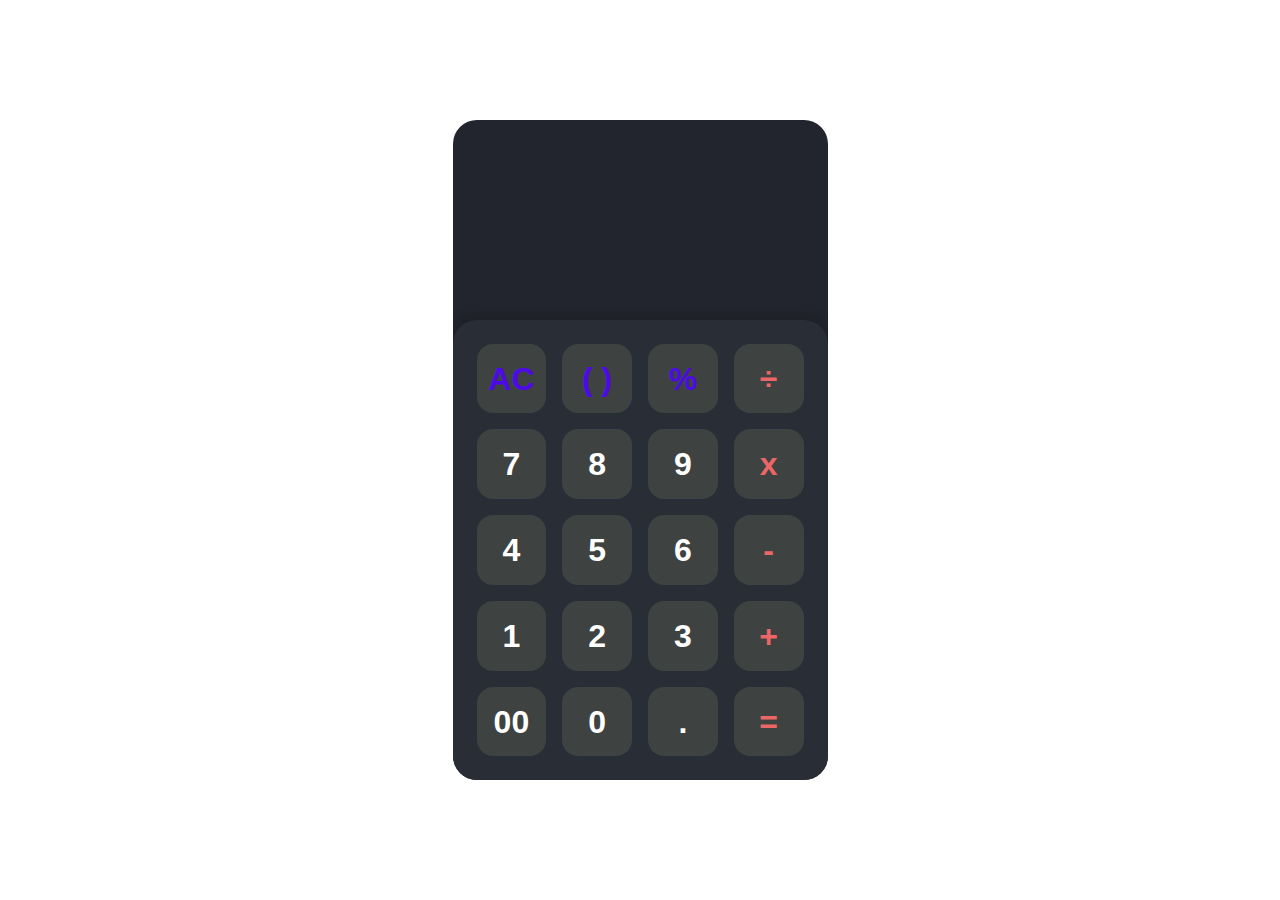
<file: Calculator/index.html>
<!DOCTYPE html>
<html lang="en">
<head>
	<meta charset="UTF-8">
	<meta http-equiv="X-UA-Compatible" content="IE=edge">
	<meta name="viewport" content="width=device-width, initial-scale=1.0">
	<title>Calculator</title>
	<link rel="stylesheet" href="main.css" />
</head>
<body>
	
	<div class="app">

		<div class="calculator">

			<div class="display">
				<div class="content">
					<div class="input"></div>
					<div class="output"></div>
				</div>
			</div>

			<div class="keys">

				<div data-key="clear" class="key action">
					<span>AC</span>
				</div>

				<div data-key="brackets" class="key action">
					<span>( )</span>
				</div>

				<div data-key="%" class="key action">
					<span>%</span>
				</div>

				<div data-key="/" class="key operator">
					<span>÷</span>
				</div>

				<div data-key="7" class="key">
					<span>7</span>
				</div>

				<div data-key="8" class="key">
					<span>8</span>
				</div>

				<div data-key="9" class="key">
					<span>9</span>
				</div>

				<div data-key="*" class="key operator">
					<span>x</span>
				</div>

				<div data-key="4" class="key">
					<span>4</span>
				</div>

				<div data-key="5" class="key">
					<span>5</span>
				</div>

				<div data-key="6" class="key">
					<span>6</span>
				</div>

				<div data-key="-" class="key operator">
					<span>-</span>
				</div>

				<div data-key="1" class="key">
					<span>1</span>
				</div>

				<div data-key="2" class="key">
					<span>2</span>
				</div>

				<div data-key="3" class="key">
					<span>3</span>
				</div>

				<div data-key="+" class="key operator">
					<span>+</span>
				</div>

				<div data-key="00" class="key ">
					<span>00</span>
				</div>

				<div data-key="0" class="key">
					<span>0</span>
				</div>

				<div data-key="." class="key">
					<span>.</span>
				</div>
				
				<div data-key="=" class="key operator">
					<span>=</span>
				</div>
			</div>

		</div>

	</div>

	<script src="main.js"></script>
</body>
</html>
</file>
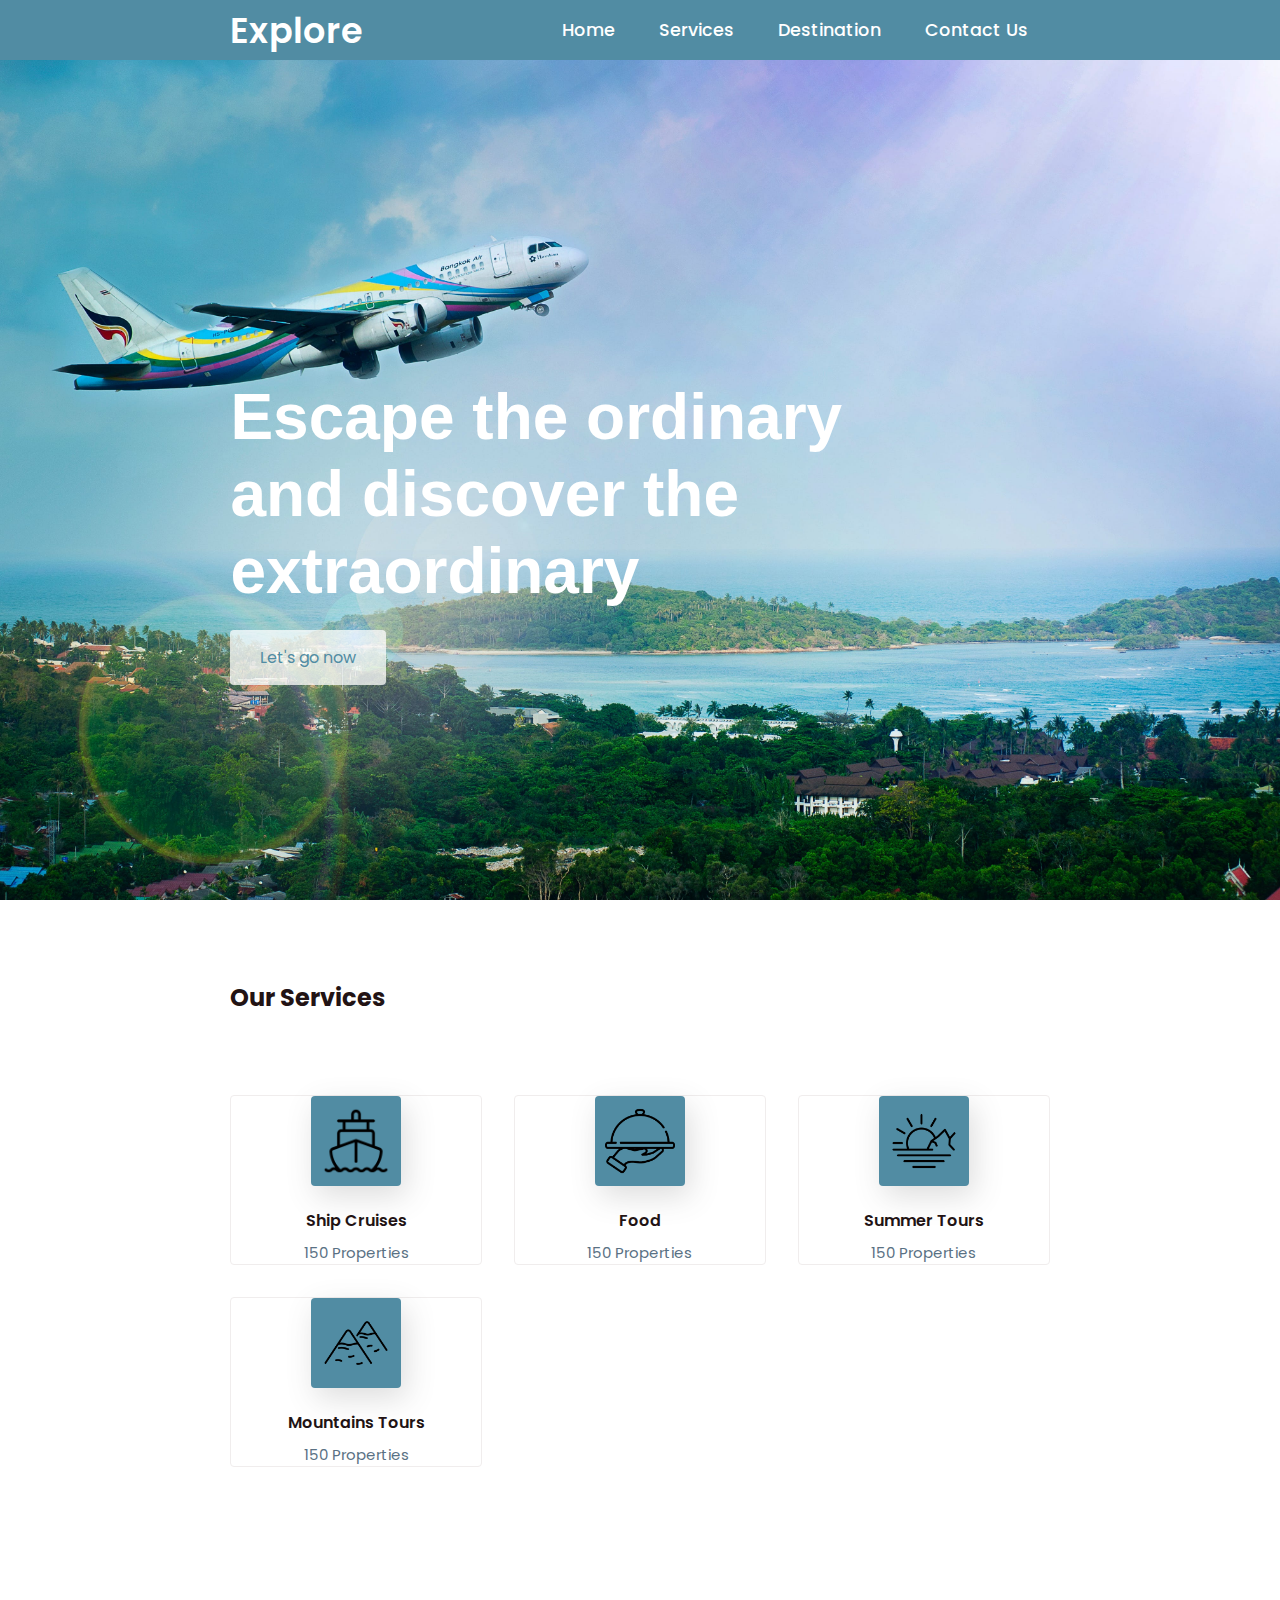
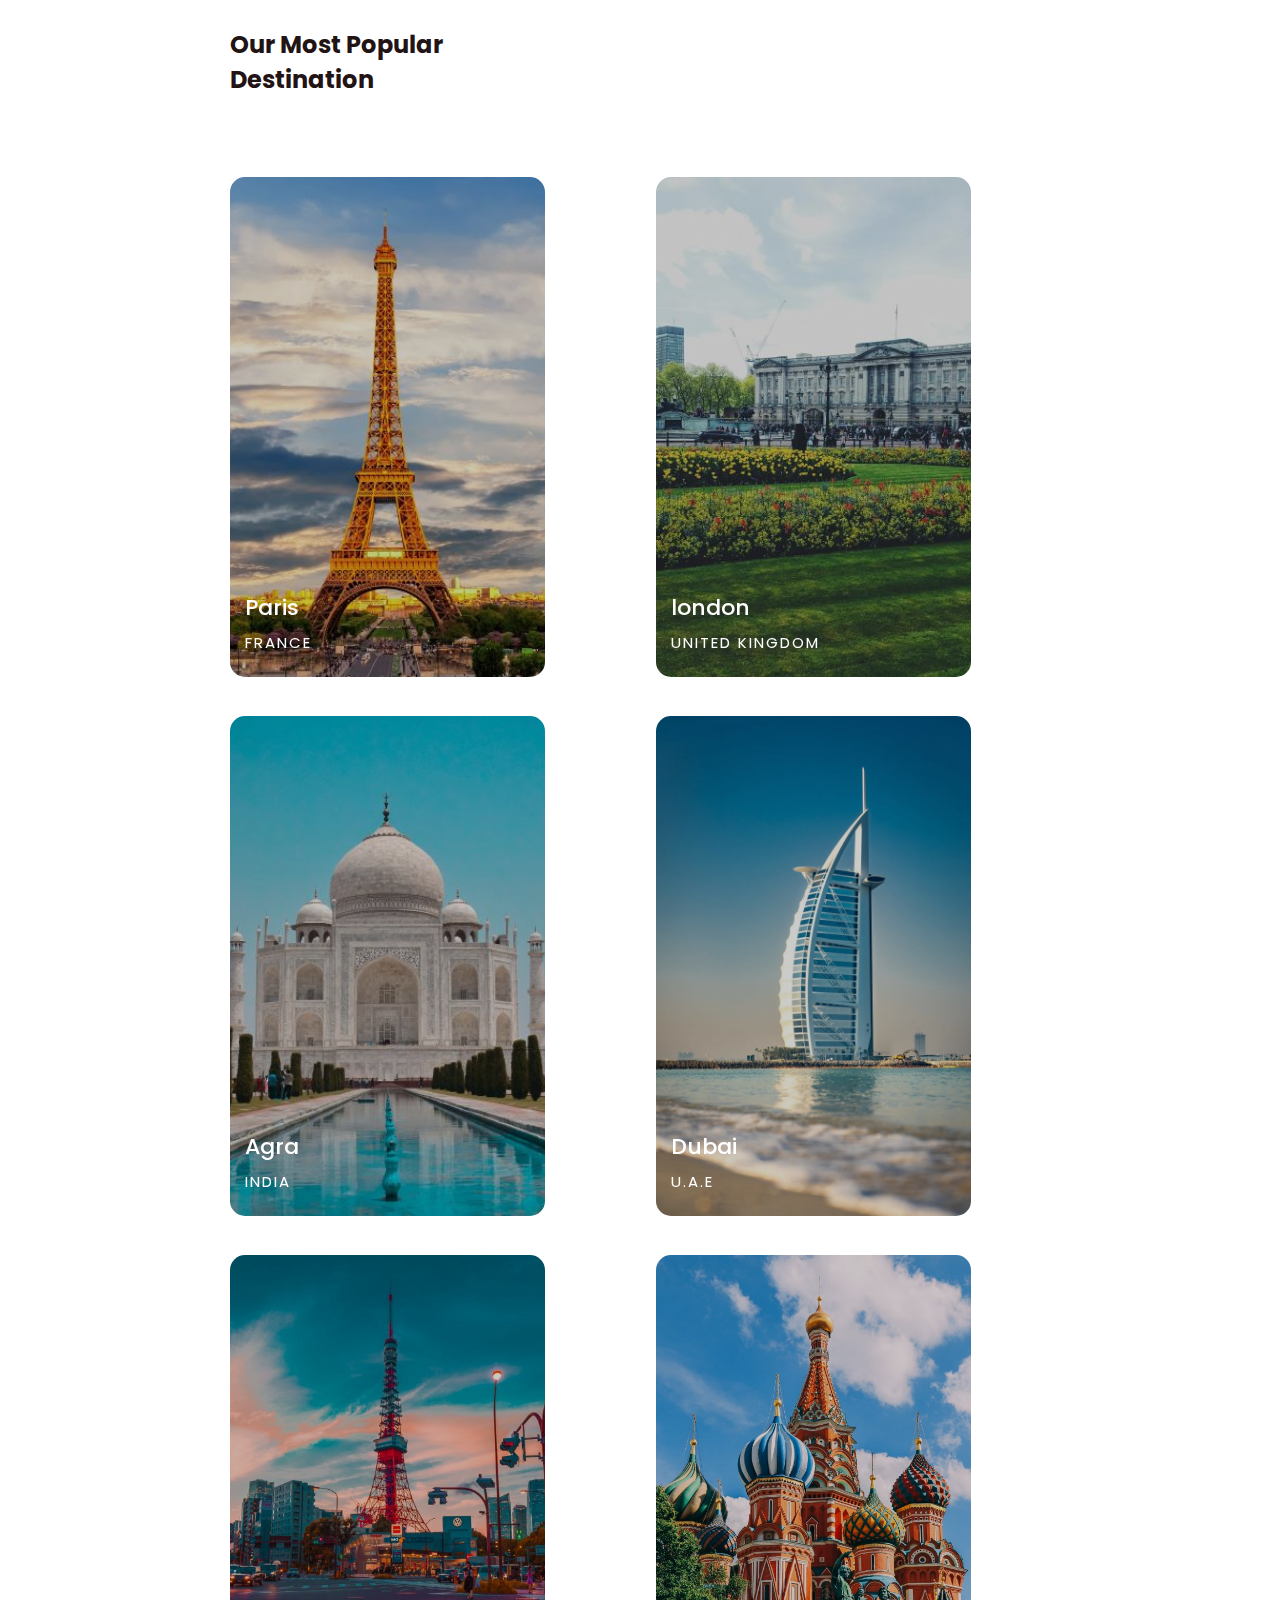
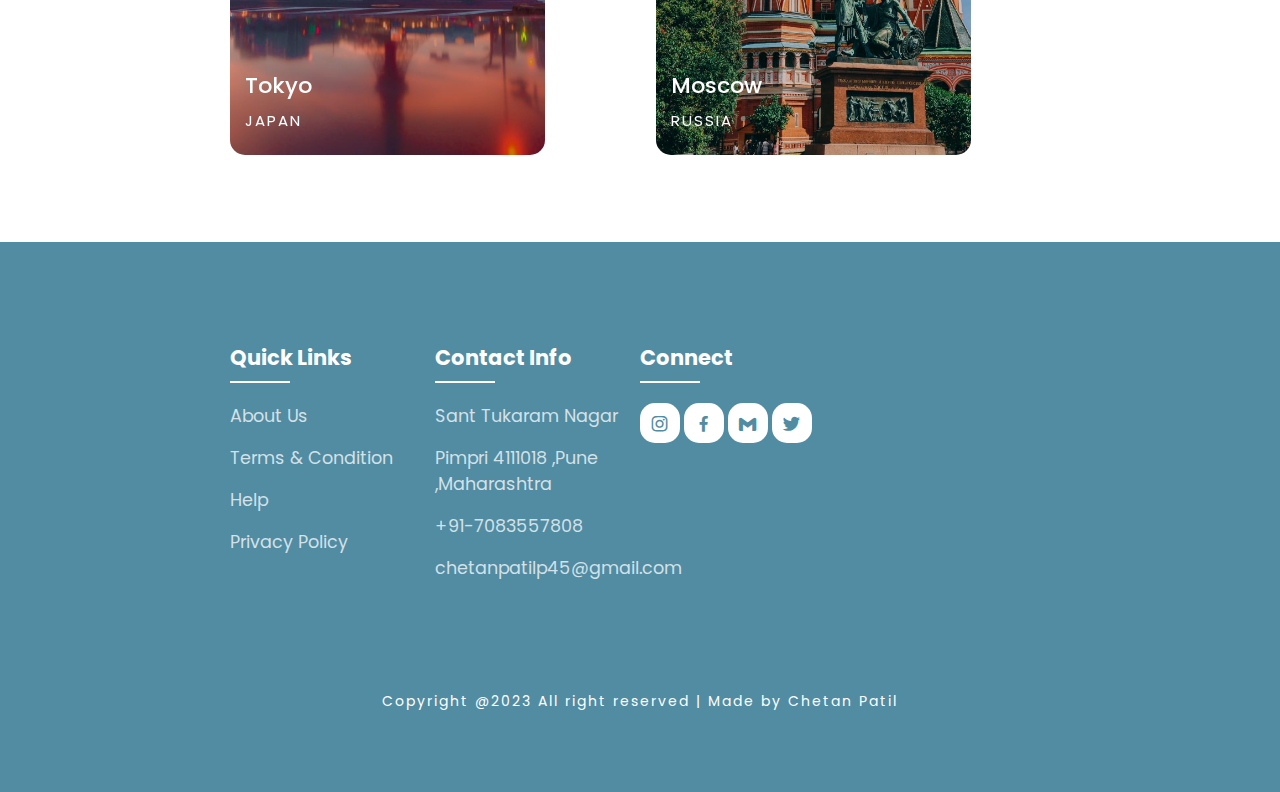
<file: Landing Page/index.html>
<!DOCTYPE html>
<html>
<head>
  <meta charset="utf-8">
  <meta name="viewport" content="width=device-width",initial-scale=1>
  <title>Landing Page</title>
  <link rel="stylesheet" href="style.css">

  <link rel="stylesheet"
  href="https://unpkg.com/boxicons@latest/css/boxicons.min.css">

  <link rel="preconnect" href="https://fonts.googleapis.com">
  <link rel="preconnect" href="https://fonts.gstatic.com" crossorigin>
  <link href="https://fonts.googleapis.com/css2?family=Poppins:wght@100;200;300;400;500;600;700;800;900&display=swap" rel="stylesheet">
</head>
<body>
  <header>
    <a href="#" class="logo">Explore</a>
    <div class="bx bx-menu" id="menu-icon"></div>

    <ul class="navbar">
      <li><a href="#home">Home</a></li>
      <li><a href="#">Services</a></li>
      <li><a href="#">Destination</a></li>
      <li><a href="#">Contact Us</a></li>
    </ul>
  </header>

  <section class="home" id="home">
    <div class="home-text">
      <h1>Escape the ordinary <br>and discover the extraordinary</h1>
      <a href="#" class="home-btn"> Let's go now</a>
    </div>
  </section>

  <section class="container">
    <div class="text">
      <h2>Our Services</h2>
    </div>

    <div class="row-items">
      <div class="container-box">
        <div class="container-img">
          <img src="Images/boat.png">
        </div>
        <h4>Ship Cruises</h4>
        <p>150 Properties</p>
      </div>

      <div class="container-box">
        <div class="container-img">
          <img src="Images/food.png">
        </div>
        <h4>Food</h4>
        <p>150 Properties</p>
      </div>

      <div class="container-box">
        <div class="container-img">
          <img src="Images/summer.png">
        </div>
        <h4>Summer Tours</h4>
        <p>150 Properties</p>
      </div>

      <div class="container-box">
        <div class="container-img">
          <img src="Images/mountain.png">
        </div>
        <h4>Mountains Tours</h4>
        <p>150 Properties</p>
      </div>
    </div>

  </section>

  <section class="destination" id="destination">
    <div class="title">
      <h2>Our Most Popular<br>Destination</h2>
    </div>

    <div class="destination-content">
      <div class="col-content">
        <img src="Images/img1.jpg">
        <h5>Paris</h5>
        <p>FRANCE</p>
      </div>

      <div class="col-content">
        <img src="Images/img2.jpg">
        <h5>london</h5>
        <p>UNITED KINGDOM</p>
      </div>

      <div class="col-content">
        <img src="Images/img3.jpg">
        <h5> Agra</h5>
        <p>INDIA</p>
      </div>

      <div class="col-content">
        <img src="Images/img4.jpg">
        <h5> Dubai</h5>
        <p>U.A.E</p>
      </div>
      
      <div class="col-content">
        <img src="Images/img5.jpg">
        <h5> Tokyo</h5>
        <p>JAPAN</p>
      </div>

      <div class="col-content">
        <img src="Images/img6.jpg">
        <h5> Moscow</h5>
        <p>RUSSIA</p>
      </div>
    </div>
  </section>

  <section class="contact">
    <div class="footer">
      <div class="main">
        <div class="list">
          <h4>Quick Links</h4>
          <ul>
            <li><a href="#">About Us</a></li>
            <li><a href="#">Terms & Condition</a></li>
            <li><a href="#">Help</a></li>
            <li><a href="#">Privacy Policy</a></li>
          </ul>
        </div>

        <div class="list">
          <h4>Contact Info</h4>
          <ul>
            <li><a href="#">Sant Tukaram Nagar</a></li>
            <li><a href="#">Pimpri 4111018 ,Pune ,Maharashtra</a></li>
            <li><a href="#">+91-7083557808</a></li>
            <li><a href="#">chetanpatilp45@gmail.com</a></li>
          </ul>
        </div>

        <div class="list">
          <h4>Connect</h4>
          <div class="social">
            <a href="#"><i class='bx bxl-instagram'></i></a></li>
            <a href="#"><i class='bx bxl-facebook'></i></a></li>
            <a href="#"><i class='bx bxl-gmail'></i></a></li>
            <a href="#"><i class='bx bxl-twitter'></i></a></li>
          </div>
        </div>
      </div>
    </div>

    <div class="end-text">
      <p>Copyright @2023 All right reserved | Made by Chetan Patil</p>
    </div>
  </section>
</body>
</html>
</file>
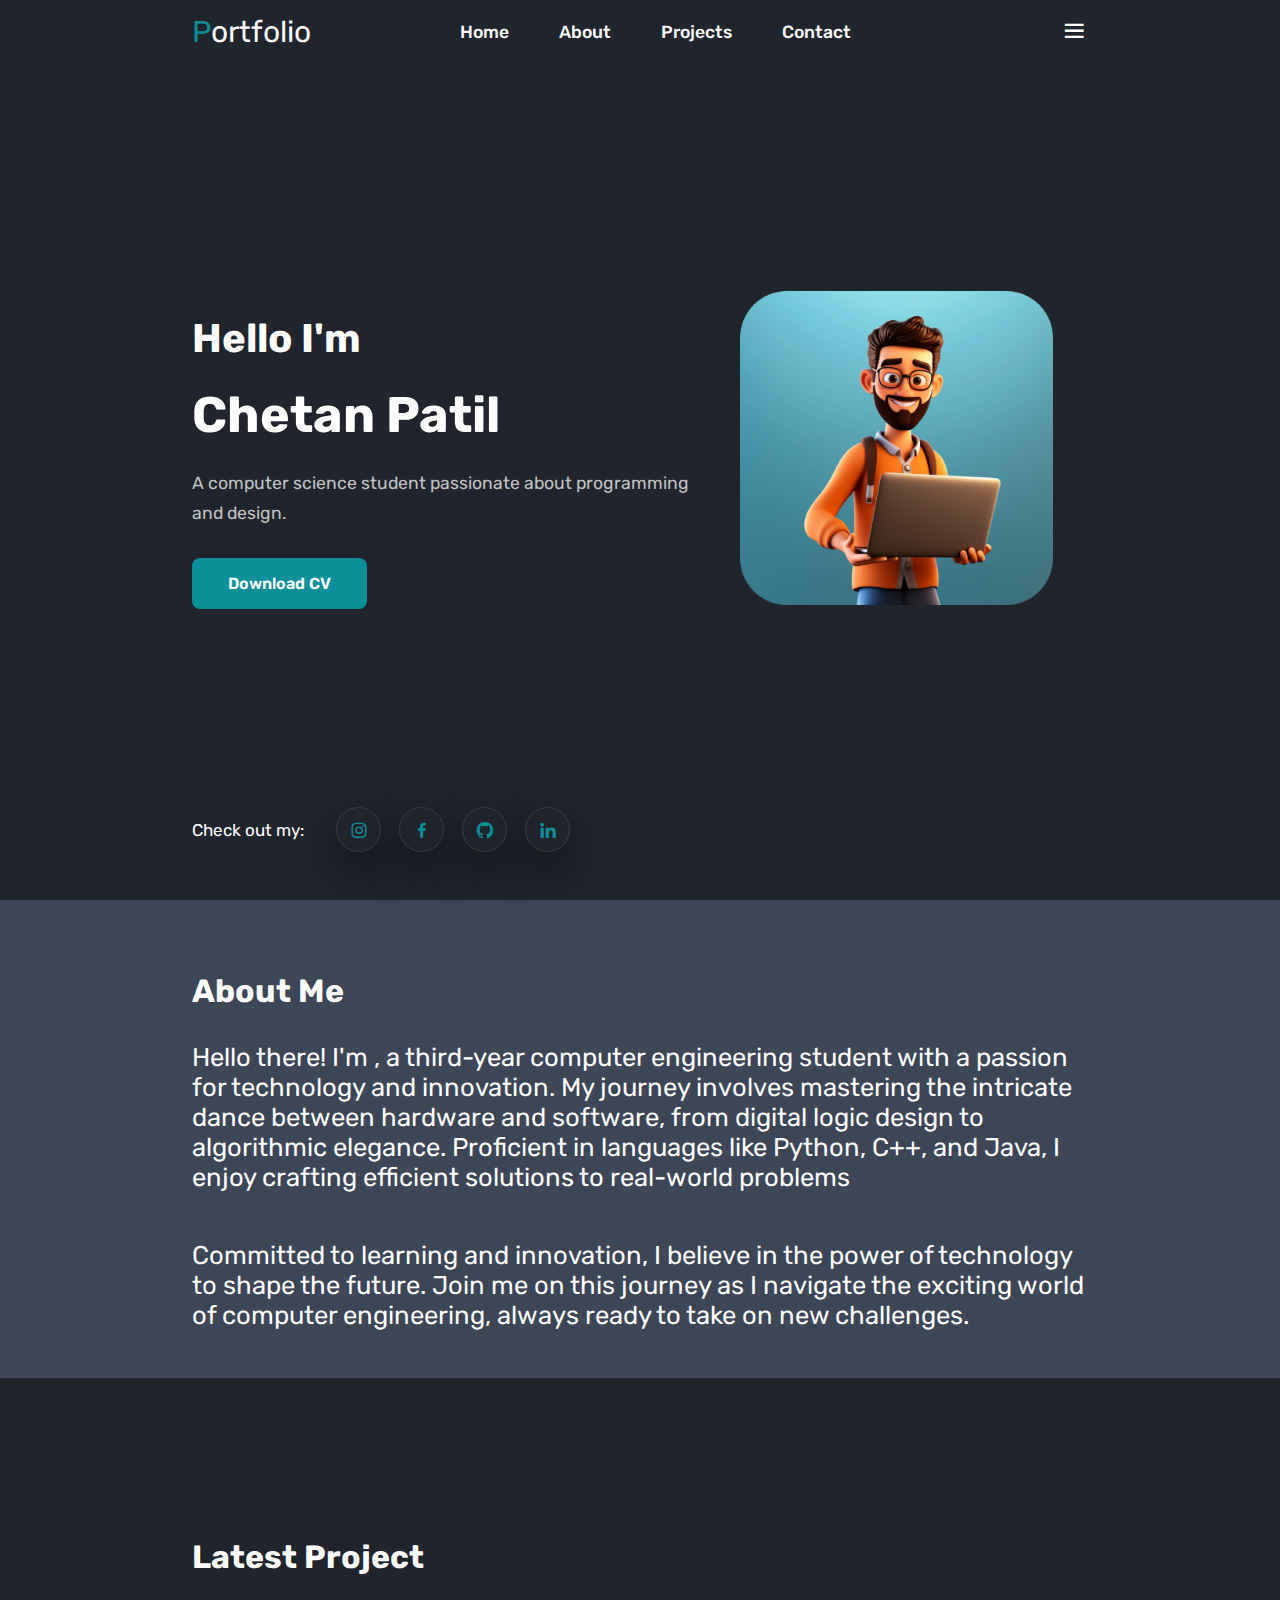
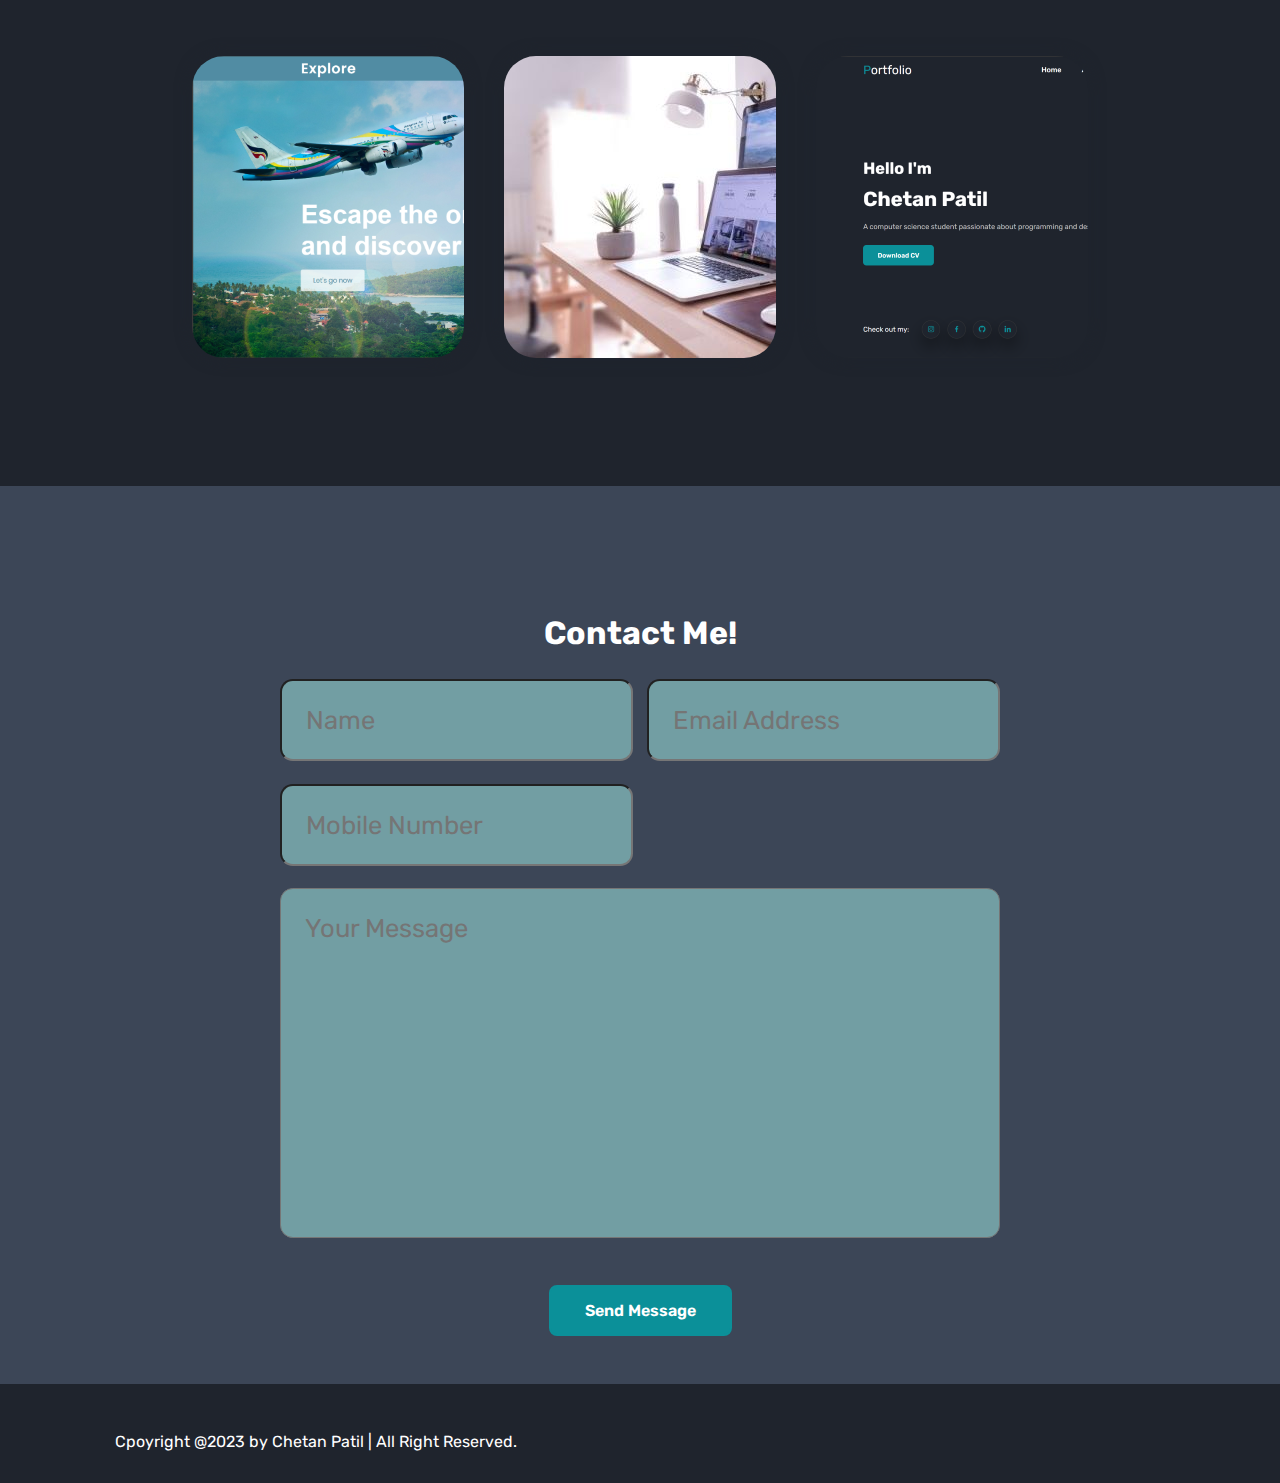
<file: Portfolio/index.html>
<!DOCTYPE html>
<html>
<head>
    <meta charset="utf-8">
    <meta name="viewport" content="width=device-width,initial-scale=1">
    <title>
        Porfolio Website
    </title>

    <link rel="stylesheet" type="text/css" href="style.css">

    <!--boxicons link-->
    <link rel="stylesheet"
    href="https://unpkg.com/boxicons@latest/css/boxicons.min.css">

    <!--google fonts link-->
    <link rel="preconnect" href="https://fonts.googleapis.com">
    <link rel="preconnect" href="https://fonts.gstatic.com" crossorigin>
    <link href="https://fonts.googleapis.com/css2?family=Rubik:wght@300;400;500;600;700;800;900&display=swap"
      rel="stylesheet">
</head>

<body>

    <!--header section--->
    <header>
        <a href="#" class="logo"><span>P</span>ortfolio</a>
        
        <ul class="navbar">
            <li><a href="#" class="active">Home</a></li>
            <li><a href="#">About</a></li>
            <li><a href="#">Projects</a></li>
            <li><a href="#">Contact</a></li>
            <li><a href="#"></a></li>
        </ul>

        <div class="">
            <div class="bx bx-menu" id="menu-icon"></div>
        </div>
    </header>

    <!--home section-->
    <section class="home" id="home">
        <div class="home-text">
            <h2>Hello I'm</h2>
            <h1>Chetan Patil</h1>
            <p>A computer science student passionate about programming and design.
            </p>
            <div class="main-btn">
                <a href="#" class="btn">Download CV</a>
            </div>
        </div>

        <div class="home-img">
            <img src="Images/home1.png">
        </div>
    
        <div class="share" id="share">
            <p>Check out my:</p>

            <div class="social">
                <a href="#"><i class='bx bxl-instagram'></i></a>
                <a href="#"><i class='bx bxl-facebook'></i></a>
                <a href="#"><i class='bx bxl-github'></i></a>
                <a href="#"><i class='bx bxl-linkedin'></i></a>
            </div>
        </div>
    </section>


    <section class="about" id="about">
        
        <div class="about-content">
            <h2 class="heading"> About <span>Me</span></h2>
            <p>Hello there! I'm , a third-year computer engineering student with a passion for
               technology and innovation. My journey involves mastering the intricate dance between hardware 
               and software, from digital logic design to algorithmic elegance. Proficient in languages like 
               Python, C++, and Java, I enjoy crafting efficient solutions to real-world problems
            </p>
            <p>Committed to learning and innovation, I believe in the power of technology to shape the future. 
                Join me on this journey as I navigate the exciting world of computer engineering, always ready 
                to take on new challenges.

            </p>
        </div>
    </section>

    <section class="project" id="project">
        <h2 class="heading">Latest <span>Project</span></h2>

        <div class="project">
            <div class="project-container">
                <div class="project-box">
                    <img src="Images/project1.png" alt="">
                    <div class="project-layer">
                        <h4>Landing Page</h4>
                        <p></p>
                        <a href="#"></a>
                    </div>
                </div>

                <div class="project-box">
                    <img src="Images/project2.jpg" alt="">
                    <div class="project-layer">
                        <h4>Web Design</h4>
                        <p></p>
                        <a href="#"></a>
                    </div>
                </div>

                <div class="project-box">
                    <img src="Images/project3.png" alt="">
                    <div class="project-layer">
                        <h4>Portfolio</h4>
                        <p></p>
                        <a href="#"></a>
                    </div>
                </div>
            </div>
        </div>
    </section>

    <section class="contact" id="contact">
        <h2 class="heading">Contact <span>Me!</span></h2>

        <form action="#">
            <div class="input-box">
                <input type="text" placeholder="Name">
                <input type="email" placeholder="Email Address">
            </div>
            <div class="input-box">
                <input type="number" placeholder="Mobile Number">
            </div>
            <textarea name="" id="" cols="30" rows="10" placeholder="Your Message"></textarea>
            <input type="submit" value="Send Message" class="btn">
        </form>
    </section>

    <footer class="footer">
        <div class="footer-text">
            <p>Cpoyright @2023 by Chetan Patil | All Right Reserved.</p>
        </div>
    </footer>
    
</body>
</html>
</file>
<file: Calculator/main.css>
* {
	margin: 0;
	padding: 0;
	box-sizing: border-box;
	font-family: sans-serif;
}

.app {
	display: flex;
	justify-content: center;
	align-items: center;
	height: 100vh;
}

.calculator {
	background-color: #22252D;
	width: 100%;
	max-width: 375px;
	min-height: 640px;
	display: flex;
	flex-direction: column;
	border-radius: 1.5rem;
	overflow: hidden;
}

.display {
	min-height: 200px;
	padding: 1.5rem;
	display: flex;
	justify-content: flex-end;
	align-items: flex-end;
	color: white;
	text-align: right;
	flex: 1 1 0%;
}

.display .content {
	display: flex;
	flex-direction: column;
	justify-content: flex-end;
	width: 100%;
	max-width: 100%;
	overflow: auto;
}

.display .input {
	width: 100%;
	font-size: 1.25rem;
	margin-bottom: 0.5rem;
}

.display .output {
	font-size: 3rem;
	font-weight: 700;
	width: 100%;
	white-space: nowrap;
}

.display .operator {
	color: #EB6666;
}

.display .brackets,
.display .percent {
	color: #b01e1e;
}

.keys {
	background-color: #292D36;
	padding: 1.5rem;
	border-radius: 1.5rem 1.5rem 0 0;
	display: grid;
	grid-template-columns: repeat(4, 1fr);
	grid-template-rows: repeat(5, 1fr);
	grid-gap: 1rem;
	box-shadow: 0px -2px 16px rgba(0, 0, 0, 0.2);
}

.keys .key {
	position: relative;
	cursor: pointer;

	display: block;
	height: 0;
	padding-top: 100%;
	background-color: #3e4241;
	border-radius: 1rem;
	transition: 0.2s;
	user-select: none;
}

.keys .key span {
	position: absolute;
	top: 50%;
	left: 50%;
	transform: translate(-50%, -50%);

	font-size: 2rem;
	font-weight: 700;
	color: #FFF;
}

.keys .key:hover {
	box-shadow: inset 0px 0px 8px rgba(0, 0, 0, 0.2);
}

.keys .key.operator span {
	color: #EB6666;
}

.keys .key.action span {
	color: #4c0ae8;
}
</file>
<file: Landing Page/style.css>
*{
    padding: 0;
    margin: 0;
    box-sizing: border-box;
    font-family: 'Poppins', sans-serif;
    text-decoration: none;
    list-style: none;
    scroll-behavior: smooth;
}

:root{
    --bg-color:#fff;
    --text-color:#221314;
    --second-color:#5a7184;
    --main-color:#6e54fa;
    --big-font:6rem;
    --h2-font:3rem;
    --p-font:1.1rem;
}

body{
    background: var(--bg-color);
    color: var(--text-color);
}

header{
    position: fixed;
    top:0;
    right:0;
    width:100%;
    height: 5%;
    z-index: 1000;
    display: flex;
    align-items: center;
    justify-content: space-between;
    background:rgb(81, 140, 163);
    padding: 30px 18%;
    transition: ease.40s;
}

.logo{
    font-size: 35px;
    font-weight: 600;
    letter-spacing: 1px;
    color: var(--bg-color);
}

.navbar{
    display: flex;
}

.navbar a{
     color: var(--bg-color);
     font-size: var(--p-font);
     font-weight: 500;
     padding: 10px 22px;
     border-radius:4px;transition: ease .40s;
}

.navbar a:hover{
    background: var(--bg-color);
    color: var(--text-color);
    box-shadow: 5px 10px 30px rgba(111, 7, 7, 0.2);
    border-radius: 4px;
}

#menu-icon{
    color: var(--text-color);
    font-size: 35px;
    z-index: 10001;
    cursor: pointer;
    display: none;
}

section{
    padding: 80px 18%;
}

.home{
    position: relative;
    width: 100%;
    height: 100vh;
    background: url(Images/background.jpg);
    background-position: center;
    background-size: cover;
    display: grid;
    grid-template-columns: repeat(1,1fr);
    align-items: center;
}

.home-text h1{
    font-size: 4rem;
    line-height: 1.2;
    color: var(--bg-color);
    font-family: 'Paytone One',sans-serif;
    letter-spacing: 4ps;
    margin-bottom: 20px;
    margin-top: 20%;
}

.home-text p{
    color: #ffffffbf;
    font-size: 20px;
    font-weight: 400;
    line-height: 38px;
    margin-bottom: 50px;
}
.home-btn{
    display: inline-block;
    font-size: 16px;
    padding: 15px 30px;
    background:  #ffffffbf;
    color: rgb(81, 140, 163);
    border-radius: 4px;
    transition: ease .40s;
}

.home-btn:hover{
    background: var(--bg-color);
    transform: scale(1.1);
}

.text-h2{
    font-size: var(--h2-font);
    line-height: 1.1;
}

.row-items{
    display: grid;
    grid-template-columns: repeat(auto-fit, minmax(250px,auto));
    grid-gap: 2rem;
    align-items: center;
    text-align: center;
    margin-top: 5rem;
}

.container-box{
    background: var(--bg-color);
    border: 1px solid #f0eded;
    padding: 50px 10xp;
    border-radius: 4px;
    transition: all 1s ease 0s;
    cursor: pointer;
}

.container-img img{
    height: 90px;
    width: 90px;
    padding: 10px;
    background: rgb(81, 140, 163);
    box-shadow: 5px 10px 30px rgb(85 85 85/ 20%);
    border-radius: 4px;
    margin-bottom: 15px;
    cursor: pointer;
}

.container-box h4{
    font: 24px;
    font-weight: 600;
    margin-bottom: 8px;
}

.container-box p{
    font-size: 15px;
    color: var(--second-color);
}
.container-box:hover{
    box-shadow: 5px 30px 56.12px rgb(55 55 55 ' 12%');
    transform: translateY(10px);
}

.destination-content{
    display: grid;
    grid-template-columns: repeat(auto-fit,minmax(340px,auto));
    grid-gap: 2rem;
    align-items: center;
    margin-top: 5rem;
}

.col-content{
    position: relative;
}

.col-content img{
    width: 80%;
    height: 500px;
    object-fit: cover;
    border-radius: 15px;
    filter: brightness(80%);
    transition: all .3s cubic-bezier(.495,.05,.55,.95);
    will-change: filter;
}

.col-content h5{
    position: absolute;
    font-size: 22px;
    font-weight: 500;
    color: var(--bg-color);
    left: 15px;
    bottom: 60px;
}

.col-content p{
    position: absolute;
    font-size: 15px;
    color: var(--bg-color);
    left: 15px;
    bottom: 30px;
    letter-spacing: 2px;
}
.col-content img:hover{
    filter: brightness(100%) hue-rotate(45deg);
    transform: scale(1.04);
    cursor: pointer;
}

.contact{
    background-color: rgb(81, 140, 163);
}
.main{
    display: flex;
    flex-wrap: wrap;
}
.footer{
    padding: 20px 0;
}
.list{
    width: 25%;
}
.list h4{
    font-size: 21px;
    color: var(--bg-color);
    margin-bottom: 30px;
    position: relative;
}
.list h4::before{
    content: "";
    position: absolute;
    height: 2px;
    width: 60px;
    left: 0;
    bottom: -10px;
    background: var(--bg-color);
}
.list ul li:not(:last-child){
    margin-bottom: 16px;
}
.list ul li a{
    color:#ffffffbf;
    font-size: var(--p-font);
    display: block;
    transition: .3s;
}
.list ul li a:hover{
    color: var(--bg-color);
    transform: translateX(14px);
}
.social a{
    height: 40px;
    width: 40px;
    background: var(--bg-color);
    color: rgb(81, 140, 163);
    display: inline-flex;
    align-items: center;
    justify-content: center;
    font-size: 21px;
    border-radius: 15px;
    transition: .3s;
}

.end-text{
    text-align: center;
    padding-top: 90px;
}
.end-text p{
    color: var(--bg-color);
    font-size: 14px;
    letter-spacing: 2px;
}
</file>
<file: Portfolio/style.css>
*{
    padding: 0;
    margin: 0;
    box-sizing: border-box;
    font-family: 'Rubik', sans-serif;
    list-style: none;
    text-decoration: none;
}

:root{
    --bg-color:#1f242d;
    --text-color: #fff;
    --main-color:#ffae00;

    --big-font: 7rem;
    --p-font: 1.1rem;

}

body{
    background: var(--bg-color);
    color: var(--text-color);
    overflow-x: hidden;
}

header{
    position: fixed;
    top: 0;
    right: 0;
    width: 100%;
    z-index: 1000;
    display: flex;
    align-items: center;
    justify-content: space-between;
    padding: 32px 15%;
    background:#1f242d;
    transition: all ease .45s;
    height: 4rem;
}

.logo{
    color: var(--text-color);
    font-size: 30px;
    font-weight: 400;
}
.logo span{
    color: rgb(11, 144, 153);
}
.navbar{
    display: flex;
}
.navbar a{
    font-size: var(--p-font);
    font-weight: 500;
    color: var(--text-color);
    margin: 0 25px;
    transition: all ease .50s;
}
.navbar a:hover{
    color: rgb(11, 144, 153);
}
.navbar a:active{
    color: var(--main-color);
}
.menu-btn{
    background: linear-gradient(130.08,#383528 0%,#191919 100%);
    box-shadow: 0px 20px 40px #00000070;
    border: 1px solid #3b3b3b;
    padding: 10px 20px;
    border-radius: 100px;
    display: flex;
    align-items: center;
    cursor: pointer;
}

#menu-icon{
    font-size: 28px;
    margin-left: 10px;
    z-index: 6;
}

section{
    padding: 0 15%;
}

.home{
    position: relative;
    width: 100%;
    height: 100vh;
    display: flex;
    align-items: center;
    justify-content: space-between;
    gap: 30px;

}
.home img{
    width: 730px;
    height: 730px;

}
.home-img img{
    width: 90%;
    height: 90%;
    object-fit: contain;
}

.home-text span{
    padding: 5px 25px;
    background: linear-gradient(130.08,#383528 0%,#191919 100%);
    box-shadow: 0px 20px 40px #00000070;
    border: 1px solid #3b3b3b;
    border-radius: 100px;
    color: var(--text-color);
    font-weight: 700;
    font-size: 15px;
    text-transform: uppercase;
}

.home-text h1{
    font-size: 50px;
    margin: 23px 0;
}

.home-text h2{
    font-size: 40px;
    margin: 23px 0;
}
.home-text p{
    font-size: var(--p-font);
    font-weight: 400;
    color: #c3c3c3;
    line-height: 30px;
    margin-bottom: 30px;
}

.btn{
    display: inline-block;
    padding: 14px 34px;
    background: rgb(11, 144, 153);
    color: var(--text-color);
    border: 2px solid  rgb(11, 144, 153);
    font-size: 16px;
    font-weight: 600;
    border-radius: 8px;
    transition: all 0.6s;
}
.btn:hover{
    transform: translateY(-5px);
    background: transparent;
    color: rgb(11, 144, 153);
}
.two{
    background: #141414;
    border: 2px solid #141414;
    color: var(--text-color);
    margin-left: 25px;
}
.two:hover{
    color: #141414;
    background: var(--text-color);
    border: 2px solid var(--text-color);
}

.share{
    position: absolute;
    bottom: 3rem;
    left: 15%;
    display: flex;
    align-items: center;
}
.share p{
    font-size: 17px;
    color: var(--text-color);
    margin-right: 25px; 
}

.social i{
    display: inline-flex;
    align-items: center;
    justify-content: center;
    width: 45px;
    height: 45px;
    background: linear-gradient(130.08,#383528 0%,#191919 100%);
    box-shadow: 0px 20px 40px #00000070;
    border: 1px solid #3b3b3b;
    border-radius: 50%;
    color: rgb(11, 144, 153);
    font-size: 20px;
    margin: 0 7px;
    transition: all 0.6s ease-in-out;
}
.social i:hover{
    transform: translateY(-10px);

}

.about{
    display: grid;
    justify-content: center;
    align-items: center;
    gap: 2rem;
    background: #3c4657;
    margin-bottom: 4rem;
}
.about-img{
    width: 35vw ;
}
.heading{
    text-align: center;
    font-size: 2rem;
}

.about-content h2{
    margin-top: 8%;
    text-align: left;
    line-height: 1.2;
}

.about-content p{
    font-size: 1.6rem;
    margin: 2rem 0 3rem;
    align-items: center;
    text-align: left;   
}

.project{
    background: var(--bg-color);
    display: grid;
}

.project h2{
    margin-top: 6rem;
    margin-bottom: 5rem;
    text-align: left;
}

.project-container{
    display: grid;
    grid-template-columns: repeat(3,1fr);
    align-items: center;
    gap: 2.5rem;
}

.project-container .project-box{
    position: relative;
    border-radius: 2rem;
    box-shadow: 0 0 1rem var(--bg-color);
    overflow: hidden;
    display: flex;
}

.project-box img{

    transition: .5s ease;
}

.project-box:hover img{
    transform: scale(1.1);
}

.project-box .project-layer{
    position: absolute;
    bottom: 0;
    left: 0;
    width: 100%;
    height: 100%;
    background: linear-gradient(rgba(0,0,0,.1),rgb(11, 144, 153));
    display: flex;
    justify-content: center;
    align-items: center;
    flex-direction: column;
    text-align: center;
    padding: 0 4rem;
    transform: translateY(100%);
    transition: .5s ease;
}
.project-box:hover .project-layer{
    transform: translateY(0);
}
.project-layer h4{
    font-size: 2rem;
}

.contact{
    margin-bottom: 1rem;
    margin-top: 8rem;
    background:  #3c4657;
    display: grid;
}

.contact h2{
    margin-top: 8rem;
}

.contact form{
    max-width: 45rem;
    margin: 1rem auto;
    text-align: center;
    margin-bottom: 3rem;
}
.contact form .input-box{
    display: flex;
    justify-content: space-between;
    flex-wrap: wrap;
}

.contact form .input-box input,
.contact form textarea{
    width: 100%;
    padding: 1.5rem;
    font-size: 1.6rem;
    color: var(--text-color);
    background: rgb(114, 158, 163);
    border-radius: .8rem;
    margin: .7rem 0;
}

.contact form .input-box input{
    width: 49%;    
}

.contact form textarea{
    resize: none;
}

.contact form .btn{
    margin-top: 2rem;
    cursor: pointer;
}

.footer{
    display: flex;
    justify-content: space-between;
    align-items: center;
    flex-wrap: wrap;
    padding: 2rem 9%;
    background: var(--bg-color);
}
</file>
